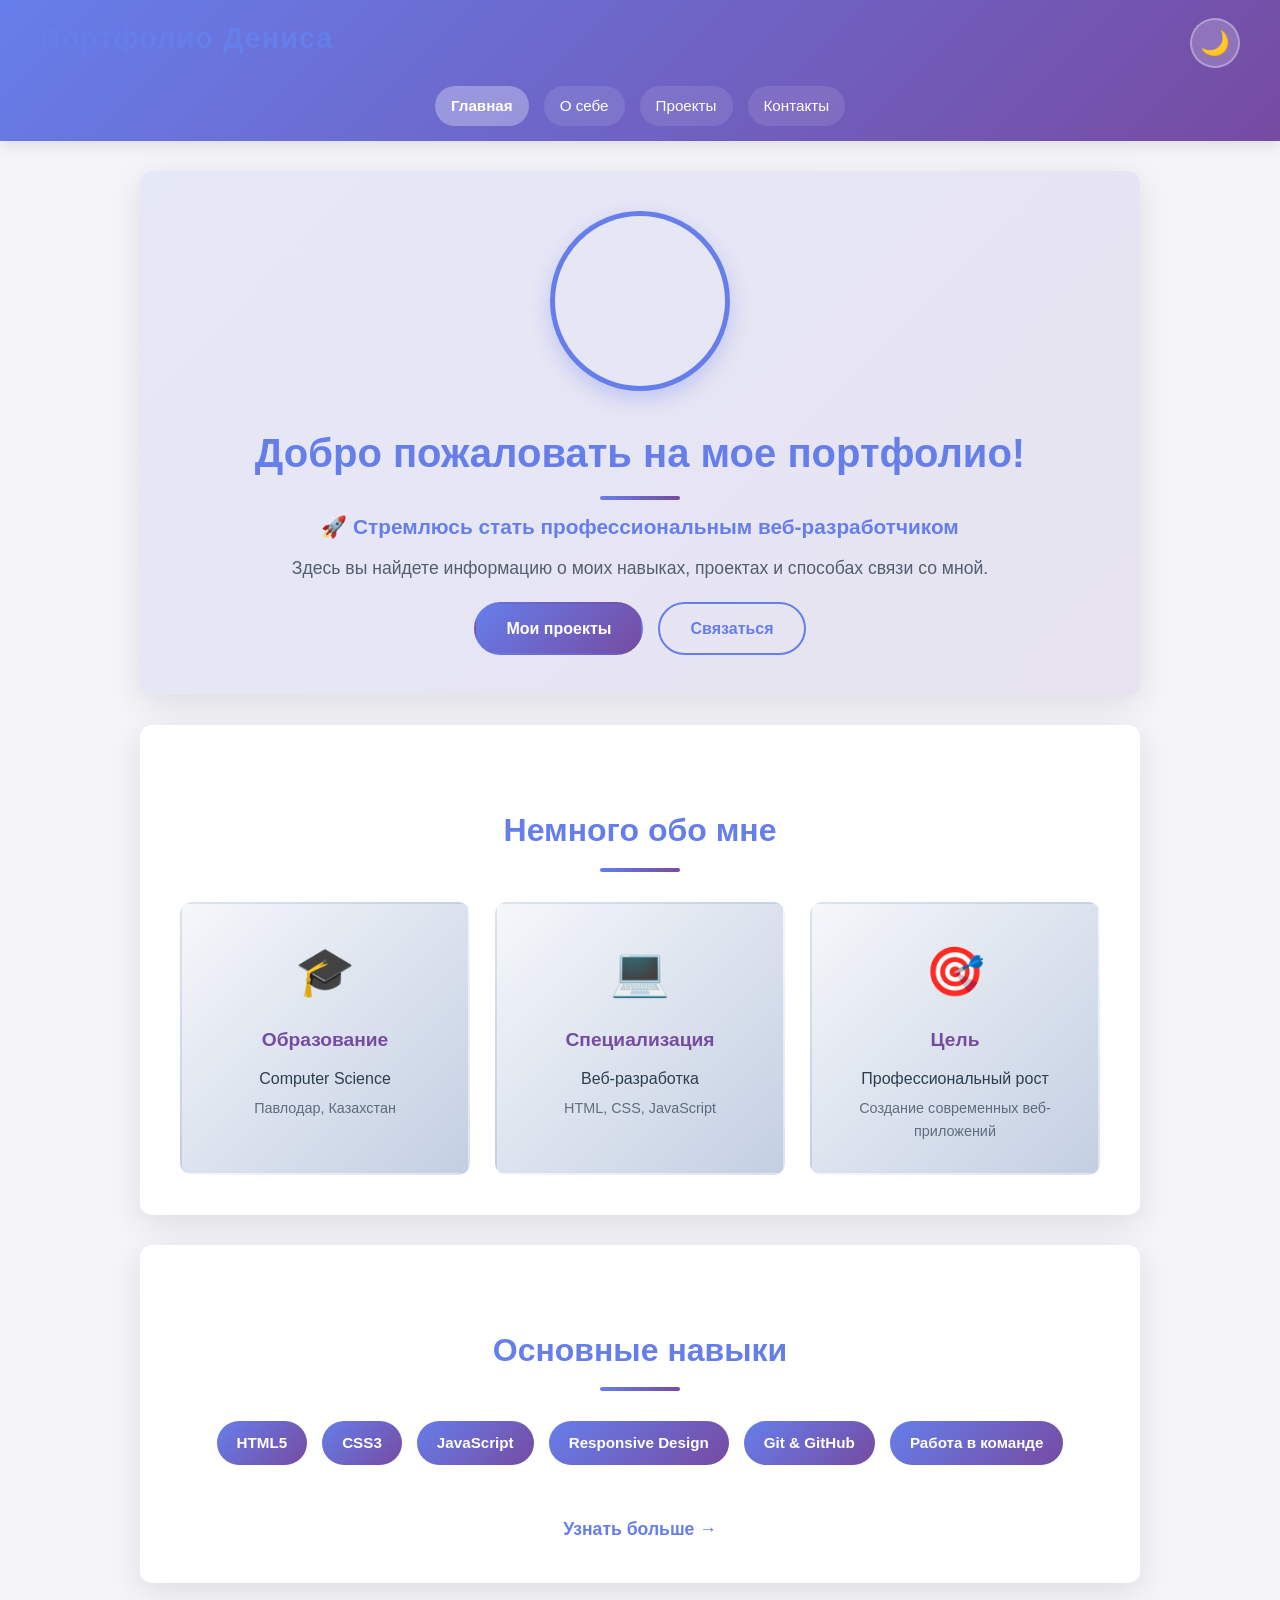
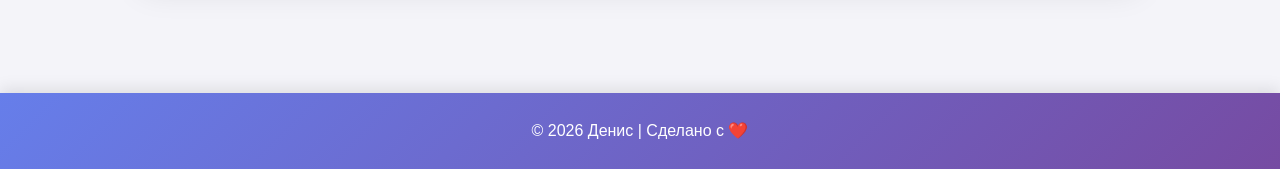
<file: index.html>
<!DOCTYPE html>
<html lang="ru">
<head>
    <meta charset="UTF-8">
    <meta name="viewport" content="width=device-width, initial-scale=1.0">
    <title>Портфолио Дениса - Главная</title>
    <link rel="stylesheet" href="style.css">
</head>
<body>
    <header>
        <div class="header-content">
            <h1>Портфолио Дениса</h1>
            <button class="theme-toggle" id="themeToggle" aria-label="Переключить тему">
                <span class="theme-icon">🌙</span>
            </button>
        </div>
        <nav>
            <a href="index.html" class="active">Главная</a>
            <a href="about.html">О себе</a>
            <a href="projects.html">Проекты</a>
            <a href="contact.html">Контакты</a>
        </nav>
    </header>

    <main>
        <section class="greeting-section">
            <div class="greeting-content">
                <div class="avatar-wrapper animate-fade-in">
                    <div class="tenor-gif-embed"
                        data-postid="26255427" 
                        data-share-method="host"
                        data-aspect-ratio="0.884375" 
                        data-width="100%">
                    </div>
                </div>
                <script type="text/javascript" async src="https://tenor.com/embed.js"></script>
                <div class="greeting-text animate-slide-up">
                    <h2>Добро пожаловать на мое портфолио!</h2>
                    <p class="slogan">🚀 Стремлюсь стать профессиональным веб-разработчиком</p>
                    <p class="subtitle">Здесь вы найдете информацию о моих навыках, проектах и способах связи со мной.</p>
                    <div class="cta-buttons">
                        <a href="projects.html" class="btn btn-primary">Мои проекты</a>
                        <a href="contact.html" class="btn btn-secondary">Связаться</a>
                    </div>
                </div>
            </div>
        </section>

        <section class="highlights-section">
            <h2>Немного обо мне</h2>
            <div class="highlights-grid">
                <div class="highlight-card animate-fade-in" style="animation-delay: 0.1s">
                    <div class="highlight-icon">🎓</div>
                    <h3>Образование</h3>
                    <p>Computer Science</p>
                    <p class="highlight-detail">Павлодар, Казахстан</p>
                </div>
                <div class="highlight-card animate-fade-in" style="animation-delay: 0.2s">
                    <div class="highlight-icon">💻</div>
                    <h3>Специализация</h3>
                    <p>Веб-разработка</p>
                    <p class="highlight-detail">HTML, CSS, JavaScript</p>
                </div>
                <div class="highlight-card animate-fade-in" style="animation-delay: 0.3s">
                    <div class="highlight-icon">🎯</div>
                    <h3>Цель</h3>
                    <p>Профессиональный рост</p>
                    <p class="highlight-detail">Создание современных веб-приложений</p>
                </div>
            </div>
        </section>

        <section class="skills-preview">
            <h2>Основные навыки</h2>
            <div class="skills-tags">
                <span class="skill-tag">HTML5</span>
                <span class="skill-tag">CSS3</span>
                <span class="skill-tag">JavaScript</span>
                <span class="skill-tag">Responsive Design</span>
                <span class="skill-tag">Git & GitHub</span>
                <span class="skill-tag">Работа в команде</span>
            </div>
            <a href="about.html" class="link-more">Узнать больше →</a>
        </section>
    </main>

    <footer>
        <p>&copy; 2026 Денис | Сделано с ❤️</p>
    </footer>

    <script src="script.js"></script>
</body>
</html>
</file>
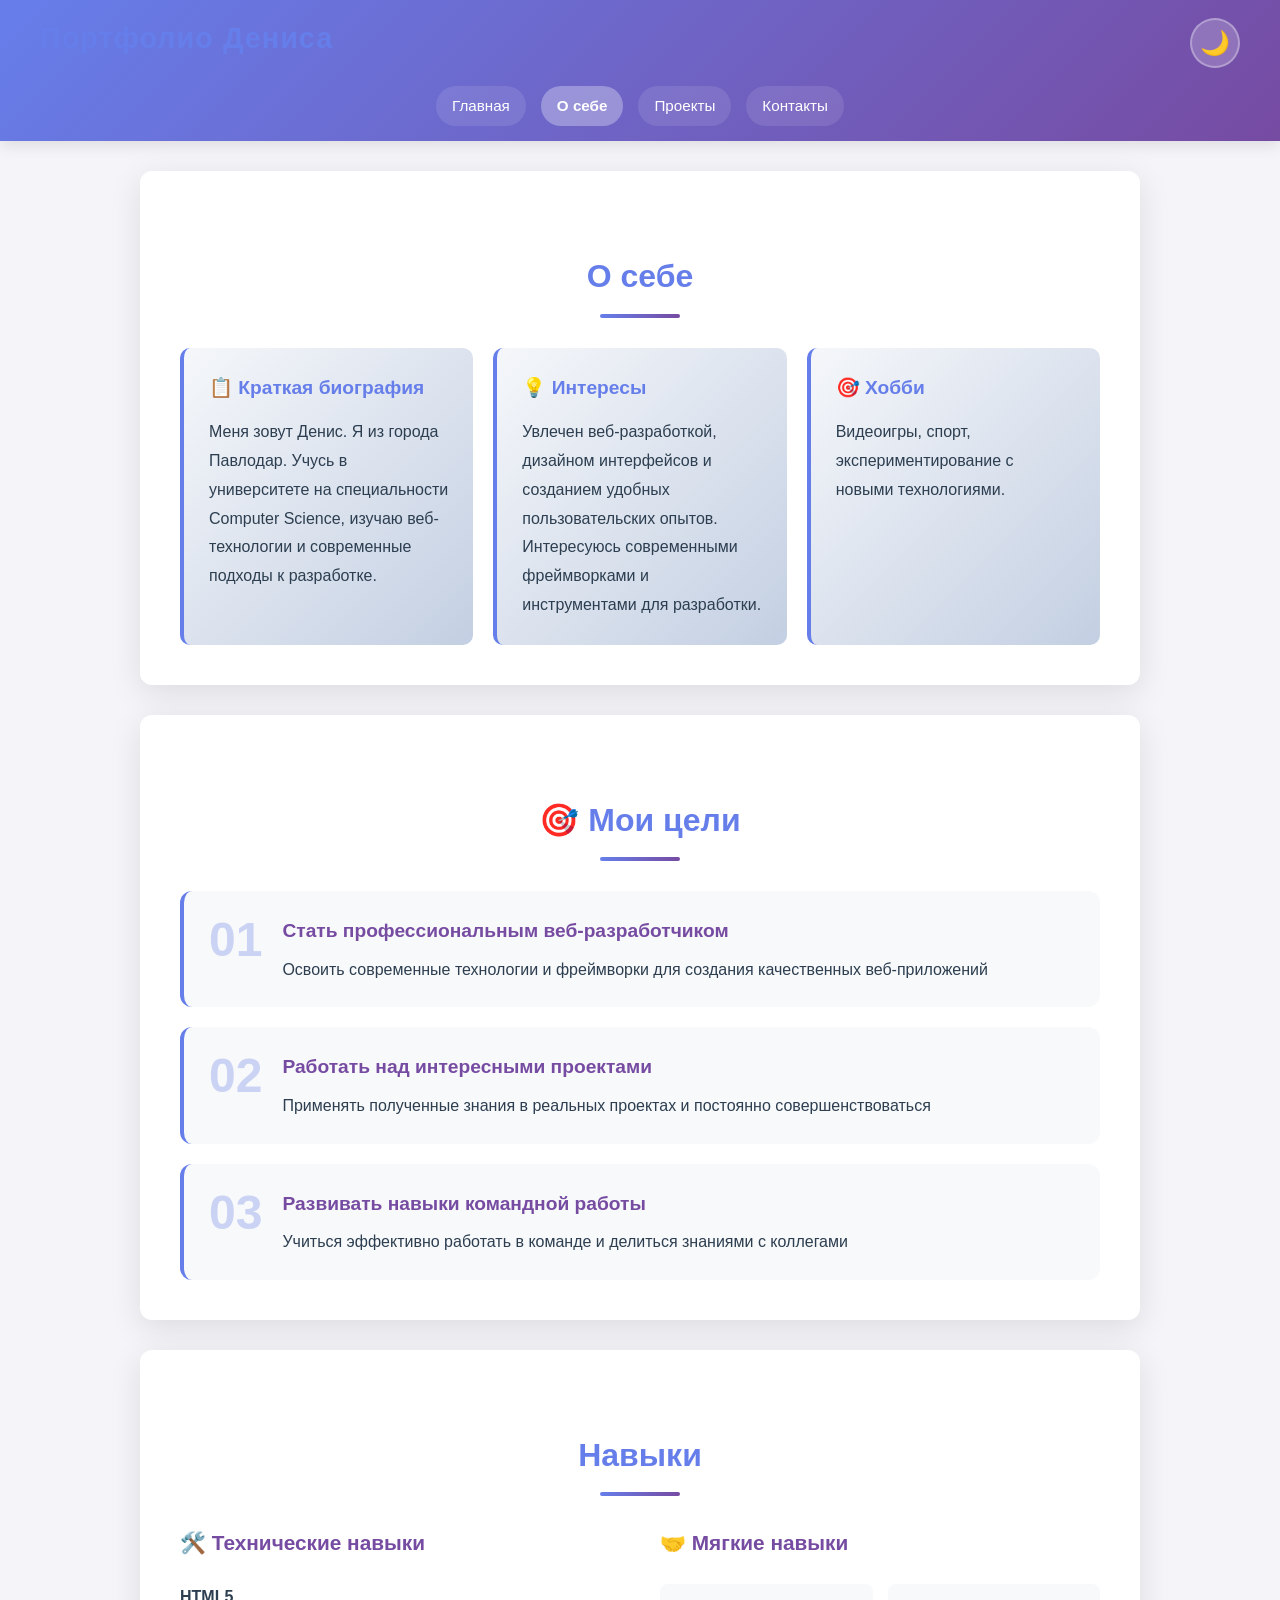
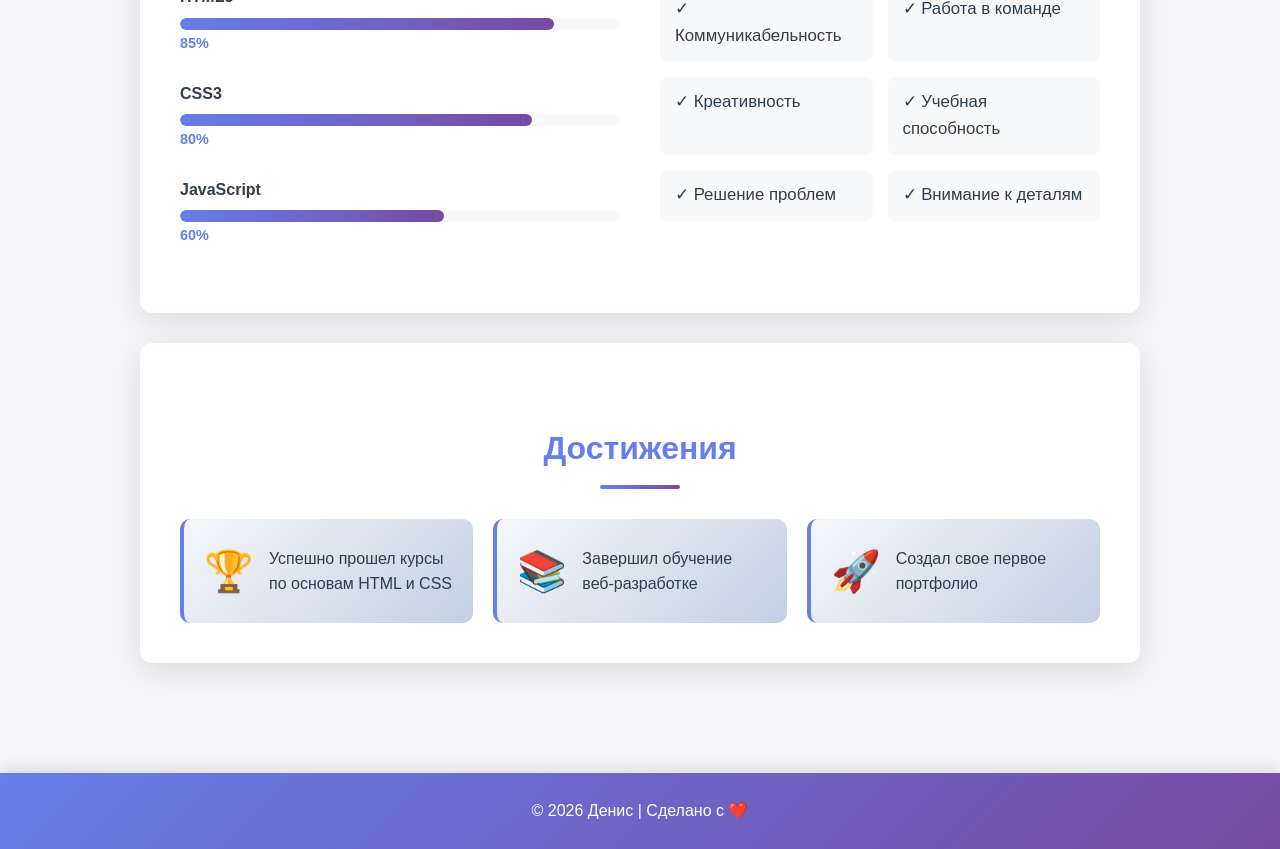
<file: about.html>
<!DOCTYPE html>
<html lang="ru">
<head>
    <meta charset="UTF-8">
    <meta name="viewport" content="width=device-width, initial-scale=1.0">
    <title>О себе - Портфолио Дениса</title>
    <link rel="stylesheet" href="style.css">
</head>
<body>
    <header>
        <div class="header-content">
            <h1>Портфолио Дениса</h1>
            <button class="theme-toggle" id="themeToggle" aria-label="Переключить тему">
                <span class="theme-icon">🌙</span>
            </button>
        </div>
        <nav>
            <a href="index.html">Главная</a>
            <a href="about.html" class="active">О себе</a>
            <a href="projects.html">Проекты</a>
            <a href="contact.html">Контакты</a>
        </nav>
    </header>

    <main>
        <section class="about-section">
            <h2>О себе</h2>
            <div class="about-content">
                <div class="bio-card animate-fade-in">
                    <h3>📋 Краткая биография</h3>
                    <p>Меня зовут Денис. Я из города Павлодар. Учусь в университете на специальности Computer Science, изучаю веб-технологии и современные подходы к разработке.</p>
                </div>
                <div class="bio-card animate-fade-in" style="animation-delay: 0.1s">
                    <h3>💡 Интересы</h3>
                    <p>Увлечен веб-разработкой, дизайном интерфейсов и созданием удобных пользовательских опытов. Интересуюсь современными фреймворками и инструментами для разработки.</p>
                </div>
                <div class="bio-card animate-fade-in" style="animation-delay: 0.2s">
                    <h3>🎯 Хобби</h3>
                    <p>Видеоигры, спорт, экспериментирование с новыми технологиями.</p>
                </div>
            </div>
        </section>

        <section class="goals-section">
            <h2>🎯 Мои цели</h2>
            <div class="goals-content">
                <div class="goal-item animate-slide-in">
                    <span class="goal-number">01</span>
                    <div class="goal-text">
                        <h3>Стать профессиональным веб-разработчиком</h3>
                        <p>Освоить современные технологии и фреймворки для создания качественных веб-приложений</p>
                    </div>
                </div>
                <div class="goal-item animate-slide-in" style="animation-delay: 0.1s">
                    <span class="goal-number">02</span>
                    <div class="goal-text">
                        <h3>Работать над интересными проектами</h3>
                        <p>Применять полученные знания в реальных проектах и постоянно совершенствоваться</p>
                    </div>
                </div>
                <div class="goal-item animate-slide-in" style="animation-delay: 0.2s">
                    <span class="goal-number">03</span>
                    <div class="goal-text">
                        <h3>Развивать навыки командной работы</h3>
                        <p>Учиться эффективно работать в команде и делиться знаниями с коллегами</p>
                    </div>
                </div>
            </div>
        </section>

        <section class="skills-section">
            <h2>Навыки</h2>
            <div class="skills-container">
                <div class="skills-group">
                    <h3>🛠️ Технические навыки</h3>
                    <ul class="skills-list">
                        <li>
                            <span class="skill-name">HTML5</span>
                            <div class="skill-bar">
                                <div class="skill-progress" style="width: 85%" data-width="85"></div>
                            </div>
                            <span class="skill-percent">85%</span>
                        </li>
                        <li>
                            <span class="skill-name">CSS3</span>
                            <div class="skill-bar">
                                <div class="skill-progress" style="width: 80%" data-width="80"></div>
                            </div>
                            <span class="skill-percent">80%</span>
                        </li>
                        <li>
                            <span class="skill-name">JavaScript</span>
                            <div class="skill-bar">
                                <div class="skill-progress" style="width: 60%" data-width="60"></div>
                            </div>
                            <span class="skill-percent">60%</span>
                        </li>
                    </ul>
                </div>
                <div class="skills-group">
                    <h3>🤝 Мягкие навыки</h3>
                    <ul class="soft-skills">
                        <li>✓ Коммуникабельность</li>
                        <li>✓ Работа в команде</li>
                        <li>✓ Креативность</li>
                        <li>✓ Учебная способность</li>
                        <li>✓ Решение проблем</li>
                        <li>✓ Внимание к деталям</li>
                    </ul>
                </div>
            </div>
        </section>

        <section class="achievements-section">
            <h2>Достижения</h2>
            <div class="achievements-list">
                <div class="achievement animate-bounce" style="animation-delay: 0.1s">
                    <span class="achievement-icon">🏆</span>
                    <p>Успешно прошел курсы по основам HTML и CSS</p>
                </div>
                <div class="achievement animate-bounce" style="animation-delay: 0.2s">
                    <span class="achievement-icon">📚</span>
                    <p>Завершил обучение веб-разработке</p>
                </div>
                <div class="achievement animate-bounce" style="animation-delay: 0.3s">
                    <span class="achievement-icon">🚀</span>
                    <p>Создал свое первое портфолио</p>
                </div>
            </div>
        </section>
    </main>

    <footer>
        <p>&copy; 2026 Денис | Сделано с ❤️</p>
    </footer>

    <script src="script.js"></script>
</body>
</html>
</file>
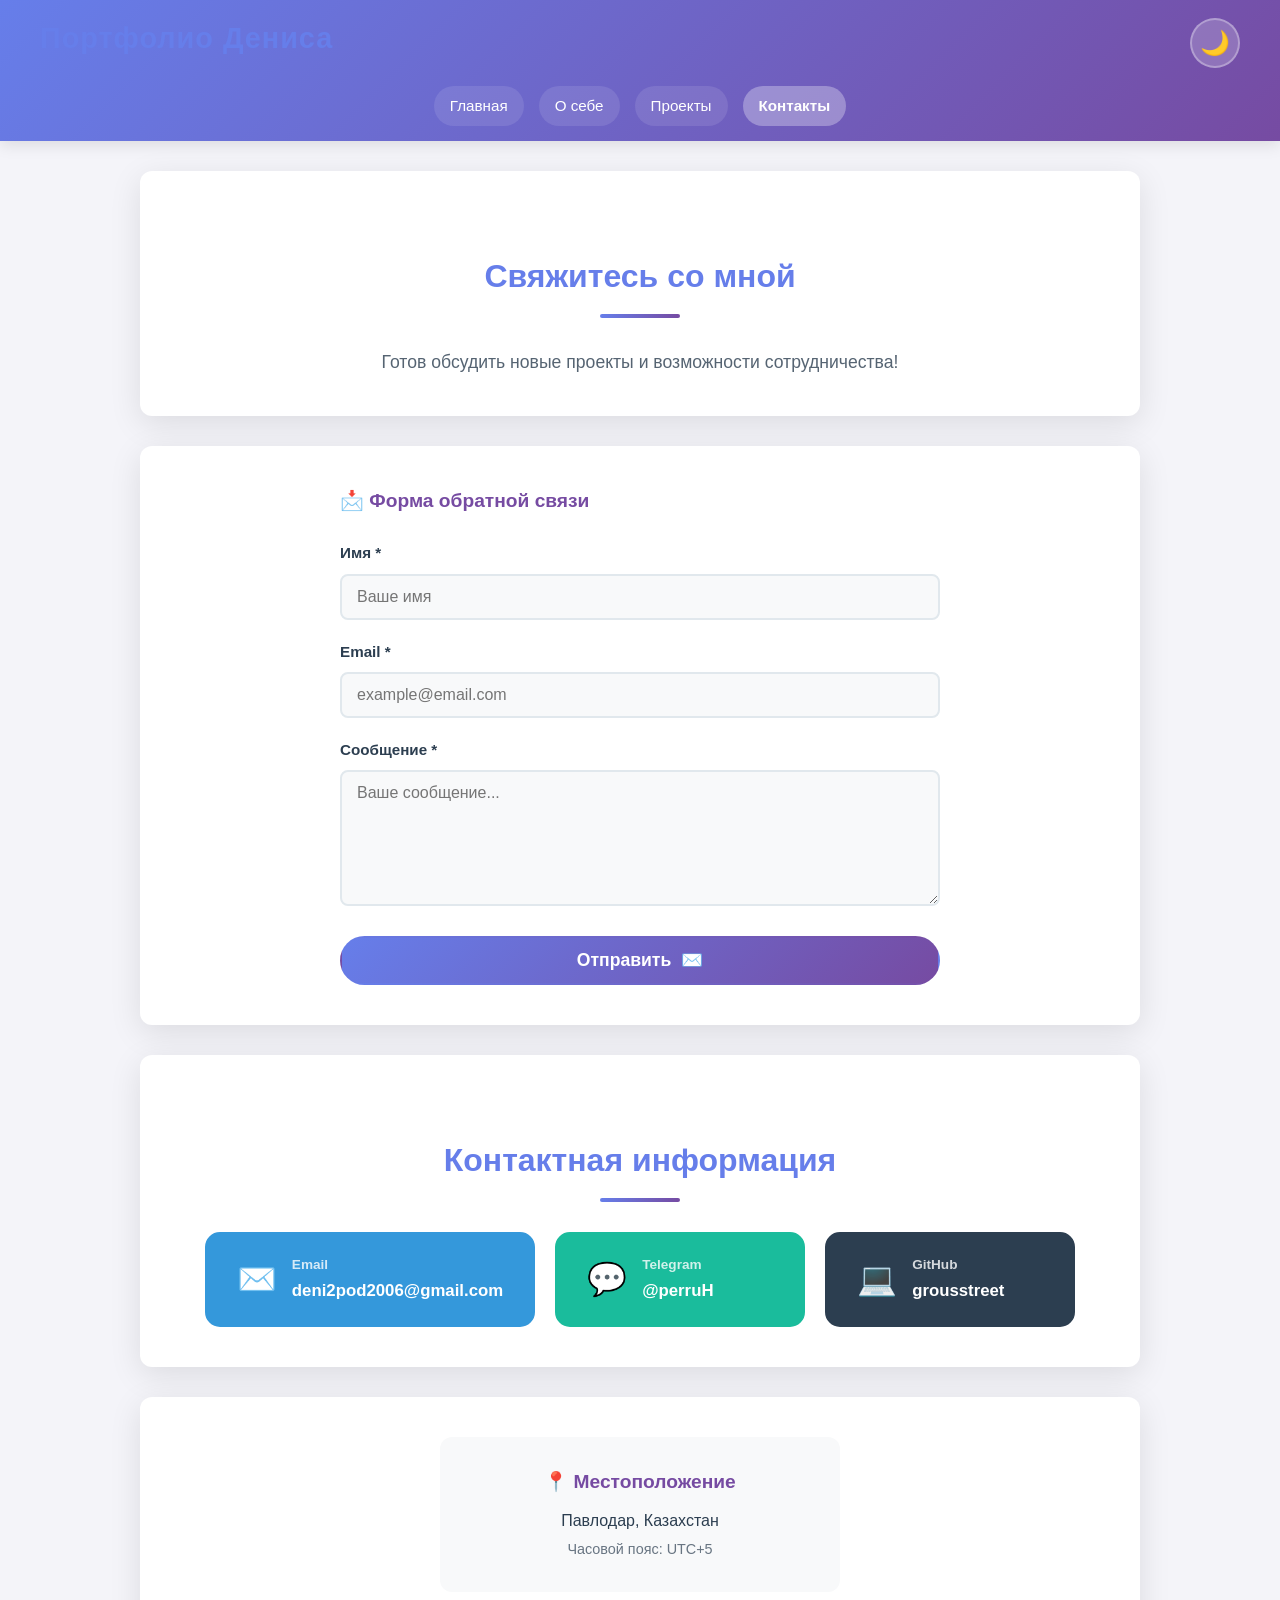
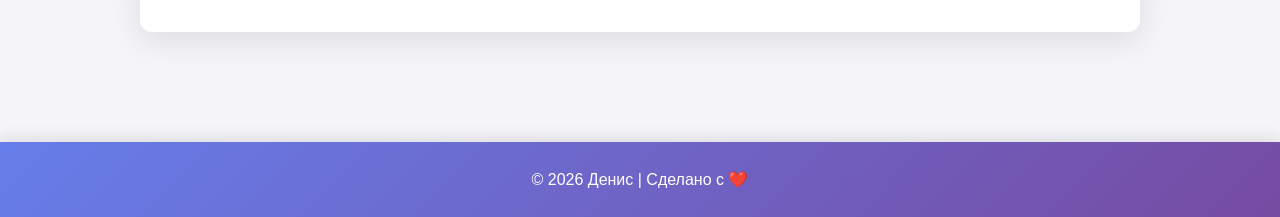
<file: contact.html>
<!DOCTYPE html>
<html lang="ru">
<head>
    <meta charset="UTF-8">
    <meta name="viewport" content="width=device-width, initial-scale=1.0">
    <title>Контакты - Портфолио Дениса</title>
    <link rel="stylesheet" href="style.css">
</head>
<body>
    <header>
        <div class="header-content">
            <h1>Портфолио Дениса</h1>
            <button class="theme-toggle" id="themeToggle" aria-label="Переключить тему">
                <span class="theme-icon">🌙</span>
            </button>
        </div>
        <nav>
            <a href="index.html">Главная</a>
            <a href="about.html">О себе</a>
            <a href="projects.html">Проекты</a>
            <a href="contact.html" class="active">Контакты</a>
        </nav>
    </header>

    <main>
        <section class="contact-intro">
            <h2>Свяжитесь со мной</h2>
            <p class="contact-subtitle">Готов обсудить новые проекты и возможности сотрудничества!</p>
        </section>

        <section class="contact-form-section">
            <div class="form-container">
                <h3>📩 Форма обратной связи</h3>
                <form id="contactForm" class="contact-form">
                    <div class="form-group">
                        <label for="name">Имя *</label>
                        <input type="text" id="name" name="name" required placeholder="Ваше имя">
                    </div>
                    <div class="form-group">
                        <label for="email">Email *</label>
                        <input type="email" id="email" name="email" required placeholder="example@email.com">
                    </div>
                    <div class="form-group">
                        <label for="message">Сообщение *</label>
                        <textarea id="message" name="message" rows="6" required placeholder="Ваше сообщение..."></textarea>
                    </div>
                    <button type="submit" class="btn btn-primary btn-submit">
                        <span class="btn-text">Отправить</span>
                        <span class="btn-icon">✉️</span>
                    </button>
                </form>
                <div id="formMessage" class="form-message"></div>
            </div>
        </section>

        <section class="contacts-section">
            <h2>Контактная информация</h2>
            <div class="contacts-container">
                <a href="https://mail.google.com/mail/?view=cm&fs=1&to=deni2pod2006@gmail.com"
                    target="_blank"
                    class="contact-link email animate-pulse">
                    <span class="contact-icon">✉️</span>
                    <div class="contact-info">
                        <span class="contact-label">Email</span>
                        <span class="contact-value">deni2pod2006@gmail.com</span>
                    </div>
                </a>
                <a href="https://t.me/perruH" class="contact-link telegram animate-pulse" target="_blank" style="animation-delay: 0.1s">
                    <span class="contact-icon">💬</span>
                    <div class="contact-info">
                        <span class="contact-label">Telegram</span>
                        <span class="contact-value">@perruH</span>
                    </div>
                </a>
                <a href="https://github.com/grousstreet" class="contact-link github animate-pulse" target="_blank" style="animation-delay: 0.2s">
                    <span class="contact-icon">💻</span>
                    <div class="contact-info">
                        <span class="contact-label">GitHub</span>
                        <span class="contact-value">grousstreet</span>
                    </div>
                </a>
            </div>
        </section>

        <section class="location-section">
            <div class="location-info animate-fade-in">
                <h3>📍 Местоположение</h3>
                <p>Павлодар, Казахстан</p>
                <p class="timezone">Часовой пояс: UTC+5</p>
            </div>
        </section>
    </main>

    <footer>
        <p>&copy; 2026 Денис | Сделано с ❤️</p>
    </footer>

    <script src="script.js"></script>
</body>
</html>
</file>
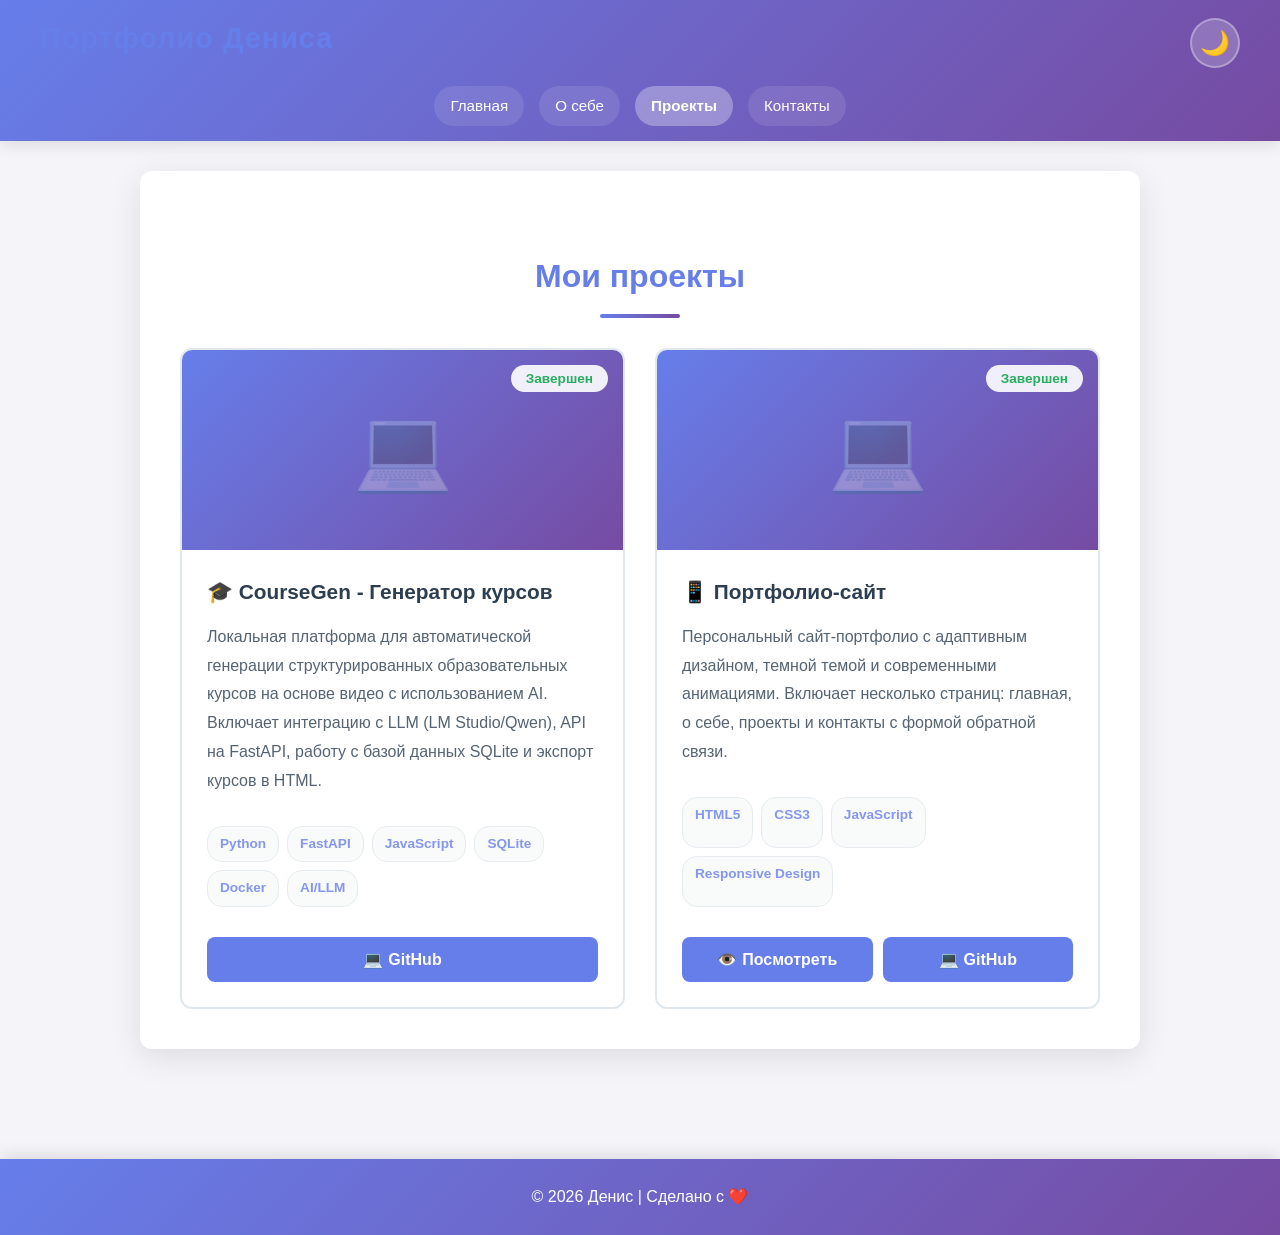
<file: projects.html>
<!DOCTYPE html>
<html lang="ru">
<head>
    <meta charset="UTF-8">
    <meta name="viewport" content="width=device-width, initial-scale=1.0">
    <title>Проекты - Портфолио Дениса</title>
    <link rel="stylesheet" href="style.css">
</head>
<body>
    <header>
        <div class="header-content">
            <h1>Портфолио Дениса</h1>
            <button class="theme-toggle" id="themeToggle" aria-label="Переключить тему">
                <span class="theme-icon">🌙</span>
            </button>
        </div>
        <nav>
            <a href="index.html">Главная</a>
            <a href="about.html">О себе</a>
            <a href="projects.html" class="active">Проекты</a>
            <a href="contact.html">Контакты</a>
        </nav>
    </header>

    <main>
        <section class="projects-section">
            <h2>Мои проекты</h2>
            <div class="projects-container">
                <!-- Проект 1: Course-Gen -->
                <div class="project-card animate-scale-in">
                    <div class="project-image">
                        <div class="project-overlay">
                            <span class="project-status">Завершен</span>
                        </div>
                    </div>
                    <div class="project-content">
                        <h3>🎓 CourseGen - Генератор курсов</h3>
                        <p>Локальная платформа для автоматической генерации структурированных образовательных курсов на основе видео с использованием AI. Включает интеграцию с LLM (LM Studio/Qwen), API на FastAPI, работу с базой данных SQLite и экспорт курсов в HTML.</p>
                        <p class="project-tech">
                            <span class="tech-badge">Python</span>
                            <span class="tech-badge">FastAPI</span>
                            <span class="tech-badge">JavaScript</span>
                            <span class="tech-badge">SQLite</span>
                            <span class="tech-badge">Docker</span>
                            <span class="tech-badge">AI/LLM</span>
                        </p>
                        <div class="project-links">
                            <a href="https://github.com/Cobblestone-Generator/Course-Gen" target="_blank" class="project-link">
                                <span>💻</span> GitHub
                            </a>
                        </div>
                    </div>
                </div>

                <!-- Проект 2: Портфолио -->
                <div class="project-card animate-scale-in" style="animation-delay: 0.1s">
                    <div class="project-image">
                        <div class="project-overlay">
                            <span class="project-status">Завершен</span>
                        </div>
                    </div>
                    <div class="project-content">
                        <h3>📱 Портфолио-сайт</h3>
                        <p>Персональный сайт-портфолио с адаптивным дизайном, темной темой и современными анимациями. Включает несколько страниц: главная, о себе, проекты и контакты с формой обратной связи.</p>
                        <p class="project-tech">
                            <span class="tech-badge">HTML5</span>
                            <span class="tech-badge">CSS3</span>
                            <span class="tech-badge">JavaScript</span>
                            <span class="tech-badge">Responsive Design</span>
                        </p>
                        <div class="project-links">
                            <a href="index.html" class="project-link">
                                <span>👁️</span> Посмотреть
                            </a>
                            <a href="https://github.com/grousstreet" target="_blank" class="project-link">
                                <span>💻</span> GitHub
                            </a>
                        </div>
                    </div>
                </div>
            </div>
        </section>
    </main>

    <footer>
        <p>&copy; 2026 Денис | Сделано с ❤️</p>
    </footer>

    <script src="script.js"></script>
</body>
</html>
</file>
<file: style.css>
/* ===== CSS ПЕРЕМЕННЫЕ ДЛЯ ТЕМ ===== */
:root {
    /* Светлая тема */
    --bg-color: #f4f4f9;
    --text-color: #2c3e50;
    --header-bg: linear-gradient(135deg, #667eea 0%, #764ba2 100%);
    --card-bg: #ffffff;
    --card-shadow: rgba(0, 0, 0, 0.1);
    --border-color: #e1e8ed;
    --accent-color: #667eea;
    --accent-secondary: #764ba2;
    --input-bg: #f8f9fa;
    --input-border: #e1e8ed;
}

[data-theme="dark"] {
    /* Темная тема */
    --bg-color: #1a1a2e;
    --text-color: #eee;
    --header-bg: linear-gradient(135deg, #0f0c29 0%, #302b63 50%, #24243e 100%);
    --card-bg: #16213e;
    --card-shadow: rgba(0, 0, 0, 0.3);
    --border-color: #2a2a4e;
    --accent-color: #667eea;
    --accent-secondary: #764ba2;
    --input-bg: #0f0f1e;
    --input-border: #2a2a4e;
}

/* ===== ОСНОВНЫЕ СТИЛИ ===== */
* {
    margin: 0;
    padding: 0;
    box-sizing: border-box;
}

body {
    background-color: var(--bg-color);
    color: var(--text-color);
    font-family: 'Segoe UI', Tahoma, Geneva, Verdana, sans-serif;
    line-height: 1.6;
    min-height: 100vh;
    display: flex;
    flex-direction: column;
    transition: background-color 0.3s ease, color 0.3s ease;
}

main {
    flex: 1;
    padding-bottom: 80px;
}

/* ===== ЗАГОЛОВОК И НАВИГАЦИЯ ===== */
header {
    background: var(--header-bg);
    color: white;
    padding: 15px 20px;
    box-shadow: 0 4px 15px var(--card-shadow);
    position: sticky;
    top: 0;
    z-index: 100;
}

.header-content {
    display: flex;
    justify-content: space-between;
    align-items: center;
    max-width: 1200px;
    margin: 0 auto;
}

header h1 {
    font-size: 1.8em;
    margin-bottom: 10px;
    text-align: center;
    font-weight: 700;
    letter-spacing: 1px;
}

/* Кнопка переключения темы */
.theme-toggle {
    background: rgba(255, 255, 255, 0.2);
    border: 2px solid rgba(255, 255, 255, 0.3);
    border-radius: 50%;
    width: 50px;
    height: 50px;
    display: flex;
    align-items: center;
    justify-content: center;
    cursor: pointer;
    transition: all 0.3s ease;
    font-size: 1.5em;
}

.theme-toggle:hover {
    background: rgba(255, 255, 255, 0.3);
    transform: scale(1.1) rotate(20deg);
}

.theme-toggle:active {
    transform: scale(0.95) rotate(20deg);
}

nav {
    display: flex;
    justify-content: center;
    flex-wrap: wrap;
    gap: 15px;
    margin-top: 15px;
}

nav a {
    color: white;
    text-decoration: none;
    padding: 8px 16px;
    border-radius: 25px;
    transition: all 0.3s ease;
    font-weight: 500;
    font-size: 0.95em;
    background-color: rgba(255, 255, 255, 0.1);
    position: relative;
    overflow: hidden;
}

nav a::before {
    content: '';
    position: absolute;
    top: 50%;
    left: 50%;
    width: 0;
    height: 0;
    border-radius: 50%;
    background: rgba(255, 255, 255, 0.2);
    transform: translate(-50%, -50%);
    transition: width 0.4s, height 0.4s;
}

nav a:hover::before {
    width: 300px;
    height: 300px;
}

nav a:hover {
    background-color: rgba(255, 255, 255, 0.3);
    transform: translateY(-2px);
    box-shadow: 0 4px 12px rgba(0, 0, 0, 0.2);
}

nav a.active {
    background-color: rgba(255, 255, 255, 0.3);
    font-weight: 600;
}

/* ===== КНОПКИ ===== */
.btn {
    display: inline-block;
    padding: 12px 30px;
    border-radius: 30px;
    text-decoration: none;
    font-weight: 600;
    transition: all 0.3s ease;
    border: 2px solid;
    cursor: pointer;
    font-size: 1em;
}

.btn-primary {
    background: linear-gradient(135deg, var(--accent-color), var(--accent-secondary));
    color: white;
    border-color: transparent;
}

.btn-primary:hover {
    transform: translateY(-3px);
    box-shadow: 0 10px 25px rgba(102, 126, 234, 0.3);
}

.btn-secondary {
    background: transparent;
    color: var(--accent-color);
    border-color: var(--accent-color);
}

.btn-secondary:hover {
    background: var(--accent-color);
    color: white;
    transform: translateY(-3px);
}

/* ===== ЗАГОЛОВКИ ===== */
h1, h2 {
    color: var(--accent-color);
    margin-bottom: 20px;
    font-weight: 700;
}

h2 {
    font-size: 2em;
    text-align: center;
    margin-top: 40px;
    margin-bottom: 30px;
    position: relative;
    padding-bottom: 15px;
}

h2::after {
    content: '';
    position: absolute;
    bottom: 0;
    left: 50%;
    transform: translateX(-50%);
    width: 80px;
    height: 4px;
    background: linear-gradient(90deg, var(--accent-color), var(--accent-secondary));
    border-radius: 2px;
}

h3 {
    color: var(--accent-secondary);
    margin-bottom: 10px;
    font-size: 1.2em;
}

/* ===== РАЗДЕЛЫ ===== */
section {
    margin: 30px auto;
    padding: 40px;
    background-color: var(--card-bg);
    border-radius: 12px;
    box-shadow: 0 8px 32px var(--card-shadow);
    width: 90%;
    max-width: 1000px;
    transition: all 0.3s ease;
}

section:hover {
    transform: translateY(-5px);
    box-shadow: 0 12px 40px var(--card-shadow);
}

/* ===== ПРИВЕТСТВИЕ ===== */
.greeting-section {
    background: linear-gradient(135deg, rgba(102, 126, 234, 0.1) 0%, rgba(118, 75, 162, 0.1) 100%);
    text-align: center;
}

.greeting-content {
    display: flex;
    flex-direction: column;
    align-items: center;
    gap: 30px;
}

.avatar-wrapper {
    width: 180px;
    height: 180px;
    border-radius: 50%;
    overflow: hidden;
    border: 5px solid var(--accent-color);
    box-shadow: 0 8px 20px rgba(102, 126, 234, 0.3);
    transition: transform 0.3s ease;
}

.avatar-wrapper:hover {
    transform: scale(1.05) rotate(5deg);
}

.avatar-wrapper iframe {
    width: 100% !important;
    height: 100% !important;
}

.greeting-text h2 {
    font-size: 2.5em;
    margin: 0;
}

.slogan {
    font-size: 1.3em;
    color: var(--accent-color);
    font-weight: 600;
    margin: 10px 0;
}

.subtitle {
    font-size: 1.1em;
    color: var(--text-color);
    opacity: 0.8;
    margin-top: 10px;
}

.cta-buttons {
    display: flex;
    gap: 15px;
    margin-top: 20px;
    flex-wrap: wrap;
    justify-content: center;
}

/* ===== HIGHLIGHTS (Главная) ===== */
.highlights-grid {
    display: grid;
    grid-template-columns: repeat(auto-fit, minmax(250px, 1fr));
    gap: 25px;
    margin-top: 20px;
}

.highlight-card {
    background: linear-gradient(135deg, #f5f7fa 0%, #c3cfe2 100%);
    padding: 30px;
    border-radius: 12px;
    text-align: center;
    transition: all 0.3s ease;
    border: 2px solid transparent;
}

[data-theme="dark"] .highlight-card {
    background: linear-gradient(135deg, #1e1e2e 0%, #2a2a4e 100%);
}

.highlight-card:hover {
    transform: translateY(-10px);
    border-color: var(--accent-color);
    box-shadow: 0 15px 35px var(--card-shadow);
}

.highlight-icon {
    font-size: 3em;
    margin-bottom: 15px;
}

.highlight-detail {
    font-size: 0.9em;
    opacity: 0.7;
    margin-top: 5px;
}

/* ===== НАВЫКИ ===== */
.skills-preview {
    text-align: center;
}

.skills-tags {
    display: flex;
    flex-wrap: wrap;
    gap: 15px;
    justify-content: center;
    margin: 30px 0;
}

.skill-tag {
    padding: 10px 20px;
    background: linear-gradient(135deg, var(--accent-color), var(--accent-secondary));
    color: white;
    border-radius: 25px;
    font-weight: 600;
    font-size: 0.95em;
    transition: all 0.3s ease;
}

.skill-tag:hover {
    transform: translateY(-5px) scale(1.05);
    box-shadow: 0 8px 20px rgba(102, 126, 234, 0.3);
}

.link-more {
    display: inline-block;
    margin-top: 20px;
    color: var(--accent-color);
    text-decoration: none;
    font-weight: 600;
    font-size: 1.1em;
    transition: all 0.3s ease;
}

.link-more:hover {
    transform: translateX(10px);
}

/* ===== О СЕБЕ ===== */
.about-content {
    display: grid;
    grid-template-columns: repeat(auto-fit, minmax(280px, 1fr));
    gap: 20px;
    margin-top: 20px;
}

.bio-card {
    background: linear-gradient(135deg, #f5f7fa 0%, #c3cfe2 100%);
    padding: 25px;
    border-radius: 10px;
    border-left: 4px solid var(--accent-color);
    transition: all 0.3s ease;
}

[data-theme="dark"] .bio-card {
    background: linear-gradient(135deg, #1e1e2e 0%, #2a2a4e 100%);
}

.bio-card:hover {
    transform: translateY(-5px);
    box-shadow: 0 8px 20px rgba(102, 126, 234, 0.2);
}

.bio-card h3 {
    margin-bottom: 15px;
    color: var(--accent-color);
}

.bio-card p {
    color: var(--text-color);
    line-height: 1.8;
}

/* ===== ЦЕЛИ ===== */
.goals-content {
    display: flex;
    flex-direction: column;
    gap: 20px;
    margin-top: 30px;
}

.goal-item {
    display: flex;
    align-items: flex-start;
    gap: 20px;
    padding: 25px;
    background: var(--input-bg);
    border-radius: 12px;
    border-left: 4px solid var(--accent-color);
    transition: all 0.3s ease;
}

.goal-item:hover {
    transform: translateX(10px);
    box-shadow: 0 8px 20px var(--card-shadow);
}

.goal-number {
    font-size: 3em;
    font-weight: 700;
    color: var(--accent-color);
    opacity: 0.3;
    line-height: 1;
}

.goal-text h3 {
    margin-bottom: 10px;
}

/* ===== НАВЫКИ ===== */
.skills-container {
    display: grid;
    grid-template-columns: 1fr 1fr;
    gap: 40px;
    margin-top: 20px;
}

.skills-group h3 {
    margin-bottom: 25px;
    font-size: 1.3em;
}

.skills-list {
    list-style: none;
}

.skills-list li {
    margin-bottom: 25px;
}

.skill-name {
    display: flex;
    justify-content: space-between;
    margin-bottom: 8px;
    font-weight: 600;
    color: var(--text-color);
}

.skill-percent {
    font-size: 0.9em;
    color: var(--accent-color);
    font-weight: 600;
}

.skill-bar {
    width: 100%;
    height: 12px;
    background-color: var(--input-bg);
    border-radius: 10px;
    overflow: hidden;
    position: relative;
}

.skill-progress {
    height: 100%;
    background: linear-gradient(90deg, var(--accent-color), var(--accent-secondary));
    border-radius: 10px;
    transition: width 1s ease;
    position: relative;
    animation: progressLoad 2s ease-in-out;
}

@keyframes progressLoad {
    from {
        width: 0 !important;
    }
}

.soft-skills {
    list-style: none;
    display: grid;
    grid-template-columns: repeat(2, 1fr);
    gap: 15px;
}

.soft-skills li {
    font-size: 1.05em;
    color: var(--text-color);
    padding: 12px 15px;
    background-color: var(--input-bg);
    border-radius: 8px;
    transition: all 0.3s ease;
}

.soft-skills li:hover {
    background: linear-gradient(135deg, var(--accent-color), var(--accent-secondary));
    color: white;
    transform: translateX(5px) scale(1.02);
}

/* ===== ПРОЕКТЫ ===== */
.projects-container {
    display: grid;
    grid-template-columns: repeat(auto-fit, minmax(300px, 1fr));
    gap: 30px;
    margin-top: 20px;
}

.project-card {
    background: var(--card-bg);
    border-radius: 12px;
    overflow: hidden;
    transition: all 0.3s ease;
    border: 2px solid var(--border-color);
    display: flex;
    flex-direction: column;
}

.project-card:hover {
    transform: translateY(-10px);
    box-shadow: 0 15px 40px var(--card-shadow);
    border-color: var(--accent-color);
}

.project-image {
    height: 200px;
    background: linear-gradient(135deg, var(--accent-color) 0%, var(--accent-secondary) 100%);
    position: relative;
    overflow: hidden;
}

.project-image::before {
    content: '💻';
    position: absolute;
    top: 50%;
    left: 50%;
    transform: translate(-50%, -50%);
    font-size: 5em;
    opacity: 0.3;
}

.project-overlay {
    position: absolute;
    top: 15px;
    right: 15px;
}

.project-status {
    padding: 6px 15px;
    background: rgba(255, 255, 255, 0.9);
    border-radius: 20px;
    font-size: 0.85em;
    font-weight: 600;
    color: #27ae60;
}

.project-status.future {
    color: #f39c12;
}

.project-content {
    padding: 25px;
    flex: 1;
    display: flex;
    flex-direction: column;
}

.project-content h3 {
    color: var(--text-color);
    margin-bottom: 15px;
    font-size: 1.3em;
}

.project-content > p {
    color: var(--text-color);
    opacity: 0.8;
    line-height: 1.8;
    margin-bottom: 15px;
    flex: 1;
}

.project-tech {
    display: flex;
    flex-wrap: wrap;
    gap: 8px;
    margin: 15px 0;
}

.tech-badge {
    padding: 5px 12px;
    background: var(--input-bg);
    border-radius: 15px;
    font-size: 0.85em;
    color: var(--accent-color);
    font-weight: 600;
    border: 1px solid var(--border-color);
}

.project-links {
    display: flex;
    gap: 10px;
    margin-top: auto;
    padding-top: 15px;
}

.project-link {
    flex: 1;
    padding: 10px 15px;
    background: var(--accent-color);
    color: white;
    text-decoration: none;
    border-radius: 8px;
    text-align: center;
    font-weight: 600;
    transition: all 0.3s ease;
    display: flex;
    align-items: center;
    justify-content: center;
    gap: 5px;
}

.project-link:hover {
    background: var(--accent-secondary);
    transform: translateY(-2px);
}

.coming-soon {
    opacity: 0.7;
}

.coming-soon .project-image {
    background: linear-gradient(135deg, #95a5a6 0%, #7f8c8d 100%);
}

/* ===== ДОСТИЖЕНИЯ ===== */
.achievements-list {
    display: grid;
    grid-template-columns: repeat(auto-fit, minmax(250px, 1fr));
    gap: 20px;
    margin-top: 20px;
}

.achievement {
    display: flex;
    align-items: center;
    gap: 15px;
    padding: 20px;
    background: linear-gradient(135deg, #f5f7fa 0%, #c3cfe2 100%);
    border-radius: 10px;
    transition: all 0.3s ease;
    border-left: 4px solid var(--accent-color);
}

[data-theme="dark"] .achievement {
    background: linear-gradient(135deg, #1e1e2e 0%, #2a2a4e 100%);
}

.achievement:hover {
    transform: translateX(10px);
    box-shadow: 0 8px 20px var(--card-shadow);
}

.achievement-icon {
    font-size: 2.5em;
    min-width: 50px;
}

.achievement p {
    color: var(--text-color);
    font-weight: 500;
}

/* ===== КОНТАКТЫ ===== */
.contact-intro {
    text-align: center;
}

.contact-subtitle {
    font-size: 1.1em;
    opacity: 0.8;
    margin-top: 10px;
}

/* Форма обратной связи */
.form-container {
    max-width: 600px;
    margin: 0 auto;
}

.contact-form {
    display: flex;
    flex-direction: column;
    gap: 20px;
    margin-top: 25px;
}

.form-group {
    display: flex;
    flex-direction: column;
    gap: 8px;
}

.form-group label {
    font-weight: 600;
    color: var(--text-color);
    font-size: 0.95em;
}

.form-group input,
.form-group textarea {
    padding: 12px 15px;
    border: 2px solid var(--input-border);
    border-radius: 8px;
    background: var(--input-bg);
    color: var(--text-color);
    font-family: inherit;
    font-size: 1em;
    transition: all 0.3s ease;
}

.form-group input:focus,
.form-group textarea:focus {
    outline: none;
    border-color: var(--accent-color);
    box-shadow: 0 0 0 3px rgba(102, 126, 234, 0.1);
}

.form-group textarea {
    resize: vertical;
    min-height: 120px;
}

.btn-submit {
    display: flex;
    align-items: center;
    justify-content: center;
    gap: 10px;
    margin-top: 10px;
    font-size: 1.1em;
}

.btn-submit:hover {
    gap: 15px;
}

.form-message {
    padding: 15px;
    border-radius: 8px;
    margin-top: 20px;
    text-align: center;
    font-weight: 600;
    display: none;
}

.form-message.success {
    background: #d4edda;
    color: #155724;
    border: 1px solid #c3e6cb;
    display: block;
}

.form-message.error {
    background: #f8d7da;
    color: #721c24;
    border: 1px solid #f5c6cb;
    display: block;
}

/* Контактные ссылки */
.contacts-container {
    display: flex;
    justify-content: center;
    gap: 20px;
    flex-wrap: wrap;
    margin-top: 30px;
}

.contact-link {
    display: flex;
    align-items: center;
    gap: 15px;
    padding: 20px 30px;
    border-radius: 15px;
    text-decoration: none;
    font-weight: 600;
    transition: all 0.3s ease;
    border: 2px solid;
    min-width: 250px;
}

.contact-link .contact-icon {
    font-size: 2em;
}

.contact-info {
    display: flex;
    flex-direction: column;
    align-items: flex-start;
    gap: 3px;
}

.contact-label {
    font-size: 0.85em;
    opacity: 0.8;
}

.contact-value {
    font-size: 1.05em;
}

.contact-link.email {
    background-color: #3498db;
    color: white;
    border-color: #3498db;
}

.contact-link.email:hover {
    transform: translateY(-5px);
    box-shadow: 0 10px 25px rgba(52, 152, 219, 0.3);
    background-color: #2980b9;
}

.contact-link.telegram {
    background-color: #1abc9c;
    color: white;
    border-color: #1abc9c;
}

.contact-link.telegram:hover {
    transform: translateY(-5px);
    box-shadow: 0 10px 25px rgba(26, 188, 156, 0.3);
    background-color: #16a085;
}

.contact-link.github {
    background-color: #2c3e50;
    color: white;
    border-color: #2c3e50;
}

.contact-link.github:hover {
    transform: translateY(-5px);
    box-shadow: 0 10px 25px rgba(44, 62, 80, 0.3);
    background-color: #1a252f;
}

/* Локация */
.location-info {
    text-align: center;
    padding: 30px;
    background: var(--input-bg);
    border-radius: 12px;
    max-width: 400px;
    margin: 0 auto;
}

.timezone {
    font-size: 0.9em;
    opacity: 0.7;
    margin-top: 5px;
}

/* ===== FOOTER ===== */
footer {
    background: var(--header-bg);
    color: white;
    text-align: center;
    padding: 25px;
    margin-top: auto;
    box-shadow: 0 -4px 15px var(--card-shadow);
    font-weight: 500;
}

footer p {
    margin: 0;
}

/* ===== АНИМАЦИИ ===== */
@keyframes fadeIn {
    from {
        opacity: 0;
        transform: translateY(20px);
    }
    to {
        opacity: 1;
        transform: translateY(0);
    }
}

@keyframes slideUp {
    from {
        opacity: 0;
        transform: translateY(30px);
    }
    to {
        opacity: 1;
        transform: translateY(0);
    }
}

@keyframes slideIn {
    from {
        opacity: 0;
        transform: translateX(-30px);
    }
    to {
        opacity: 1;
        transform: translateX(0);
    }
}

@keyframes scaleIn {
    from {
        opacity: 0;
        transform: scale(0.9);
    }
    to {
        opacity: 1;
        transform: scale(1);
    }
}

@keyframes bounce {
    0%, 100% {
        transform: translateY(0);
    }
    50% {
        transform: translateY(-10px);
    }
}

@keyframes pulse {
    0%, 100% {
        box-shadow: 0 0 0 0 rgba(102, 126, 234, 0.4);
    }
    50% {
        box-shadow: 0 0 0 10px rgba(102, 126, 234, 0);
    }
}

.animate-fade-in {
    animation: fadeIn 0.6s ease-out;
}

.animate-slide-up {
    animation: slideUp 0.8s ease-out;
}

.animate-slide-in {
    animation: slideIn 0.6s ease-out;
}

.animate-scale-in {
    animation: scaleIn 0.5s ease-out;
}

.animate-bounce {
    animation: bounce 2s infinite;
}

.animate-pulse {
    animation: pulse 2s infinite;
}

/* ===== АДАПТИВНОСТЬ ===== */
@media (max-width: 768px) {
    header h1 {
        font-size: 1.5em;
    }

    .header-content {
        flex-direction: column;
        gap: 15px;
    }

    .theme-toggle {
        width: 45px;
        height: 45px;
        font-size: 1.3em;
    }

    nav {
        gap: 10px;
    }

    nav a {
        padding: 8px 15px;
        font-size: 0.9em;
    }

    section {
        margin: 20px auto;
        padding: 25px;
        width: 95%;
    }

    .skills-container {
        grid-template-columns: 1fr;
    }

    .soft-skills {
        grid-template-columns: 1fr;
    }

    h2 {
        font-size: 1.7em;
    }

    .avatar-wrapper {
        width: 150px;
        height: 150px;
    }

    .greeting-text h2 {
        font-size: 1.8em;
    }

    .slogan {
        font-size: 1.1em;
    }

    .cta-buttons {
        flex-direction: column;
        width: 100%;
    }

    .cta-buttons .btn {
        width: 100%;
    }

    .contacts-container {
        flex-direction: column;
    }

    .contact-link {
        min-width: auto;
        width: 100%;
    }
}

@media (max-width: 480px) {
    body {
        font-size: 14px;
    }

    header {
        padding: 15px 10px;
    }

    header h1 {
        font-size: 1.3em;
    }

    nav {
        flex-direction: column;
        align-items: stretch;
    }

    nav a {
        text-align: center;
    }

    section {
        padding: 20px;
        margin: 15px auto;
    }

    .greeting-text h2 {
        font-size: 1.5em;
    }

    h2 {
        font-size: 1.5em;
    }

    .highlights-grid,
    .about-content {
        grid-template-columns: 1fr;
    }

    .projects-container {
        grid-template-columns: 1fr;
    }

    footer {
        padding: 20px 10px;
        font-size: 0.9em;
    }
}

/* ===== ДОПОЛНИТЕЛЬНЫЕ СТИЛИ ДЛЯ TECH BADGES ===== */
.tech-badge {
    display: inline-block;
    padding: 5px 12px;
    background: var(--input-bg);
    border-radius: 15px;
    font-size: 0.85em;
    color: var(--accent-color);
    font-weight: 600;
    border: 1px solid var(--border-color);
    transition: all 0.3s ease;
}

.tech-badge:hover {
    background: linear-gradient(135deg, var(--accent-color), var(--accent-secondary));
    color: white;
    border-color: transparent;
    transform: translateY(-2px);
}
</file>
